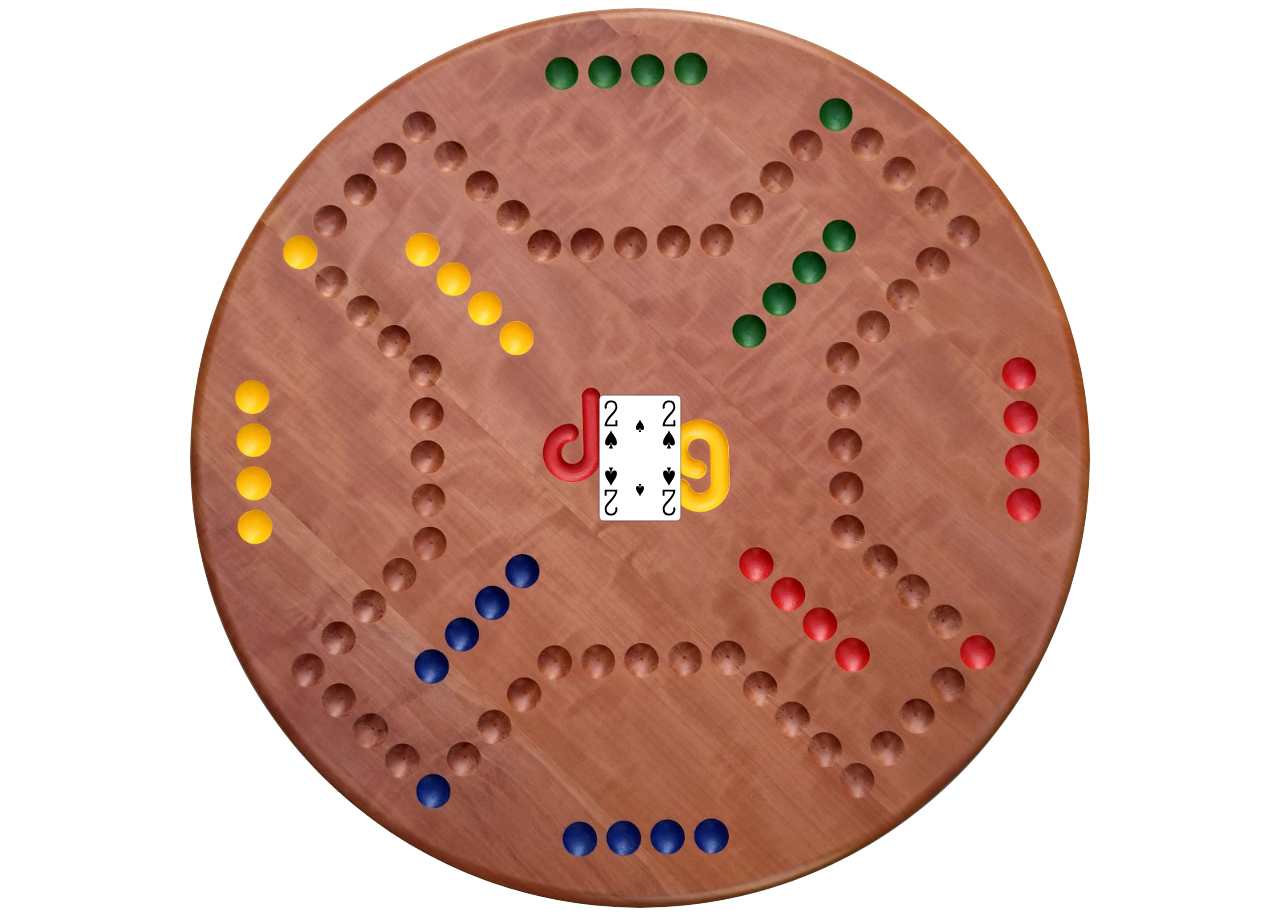
<file: image_preparation/dog_board_snap.html>
<?xml version="1.0" encoding="UTF-8" ?>
<!-- https://www.w3schools.com/graphics/svg_intro.asp -->
<html>
  <style>
    .body {
      background:lightgray;
    }
    /* .card {
      filter: drop-shadow(0px 30px 30px rgba(0, 0, 0, 1.0));
    }
    .cardMaskClass {
      filter: drop-shadow(0px 30px 30px rgba(0, 0, 0, 1.0));
    } */
  </style>
</head>
<body>
  
  <svg id="svg" width="100%" , height="100vh"></svg>

  <script src="snap.svg.js"></script>
  <script type="text/javascript">
    var snapBoard = Snap("#svg");
    snapBoard.attr({
      viewBox: "-100 -100 200 200",
      // https://wiki.selfhtml.org/wiki/SVG/Tutorials/Einstieg/SVG_in_responsiven_Webseiten#preserveAspectRatio
      preserveAspectRatio: "none"
    });

    groupBoard = snapBoard.g()

    var circleMask = groupBoard.circle(0, 0, 100).attr({ fill: 'white' });
    var board = groupBoard.image("dog_board_0.jpg", -100, -100, 200, 200);
    board.attr({
      class: "draggable",
      mask: circleMask
    })
    // groupBoard.animate({ transform: 'r90,0,0' }, 5000, mina.bounce);

    // http://svg.dabbles.info/snaptut-load
    var move = function(dx,dy) {
      this.attr({
                  transform: this.data('origTransform') + (this.data('origTransform') ? "T" : "t") + [dx, dy]
              });
      var svgNode = this.node.childNodes[1]
      // console.log('cx:' + svgNode.x.baseVal.value)
      var t = this.transform()
      // console.log('transform:' + t.local)
      var x = t.localMatrix.e
      var y = t.localMatrix.f
      console.log('x:' + x + ' y:' + y)

      if (y > 70) {
        opacity = 0.0
      } else {
        d = Math.abs(x)+Math.abs(y)
        opacity = 0.05*(d-25)
      }
      var rect = this.select('rect.cardMaskClass')
      rect.attr({ opacity: opacity })
    }
    var start = function() {
        this.data('origTransform', this.transform().local );
    }
    var stop = function() {
        console.log('finished dragging');
    }

    // http://svg.dabbles.info/snaptut-load-animate
    // var card = Snap.load("/static/cards/103.svg", function(frag) {
    var card = Snap.load("/image_preparation/003_small.svg", function(fragCard) {
      // var cardRect = fragCard.node.lastElementChild

      var cardSvg = fragCard.select('svg')
      var cardRect = fragCard.select('rect')
      cardMask = cardRect.clone()
      cardMask.attr({ class:'cardMaskClass', fill: 'lightgray', opacity: 0.0 })
      cardSvg.append(cardMask)

      // var shadow = cardSvg.filter(Snap.filter.shadow(10, 20, 0.5));
      // cardSvg.attr({ filter: shadow });

      groupCard = groupBoard.g()
      groupCard.append(fragCard)
      groupCard.drag(move, start, stop);
    });



  </script>
</body>

</html>
</file>
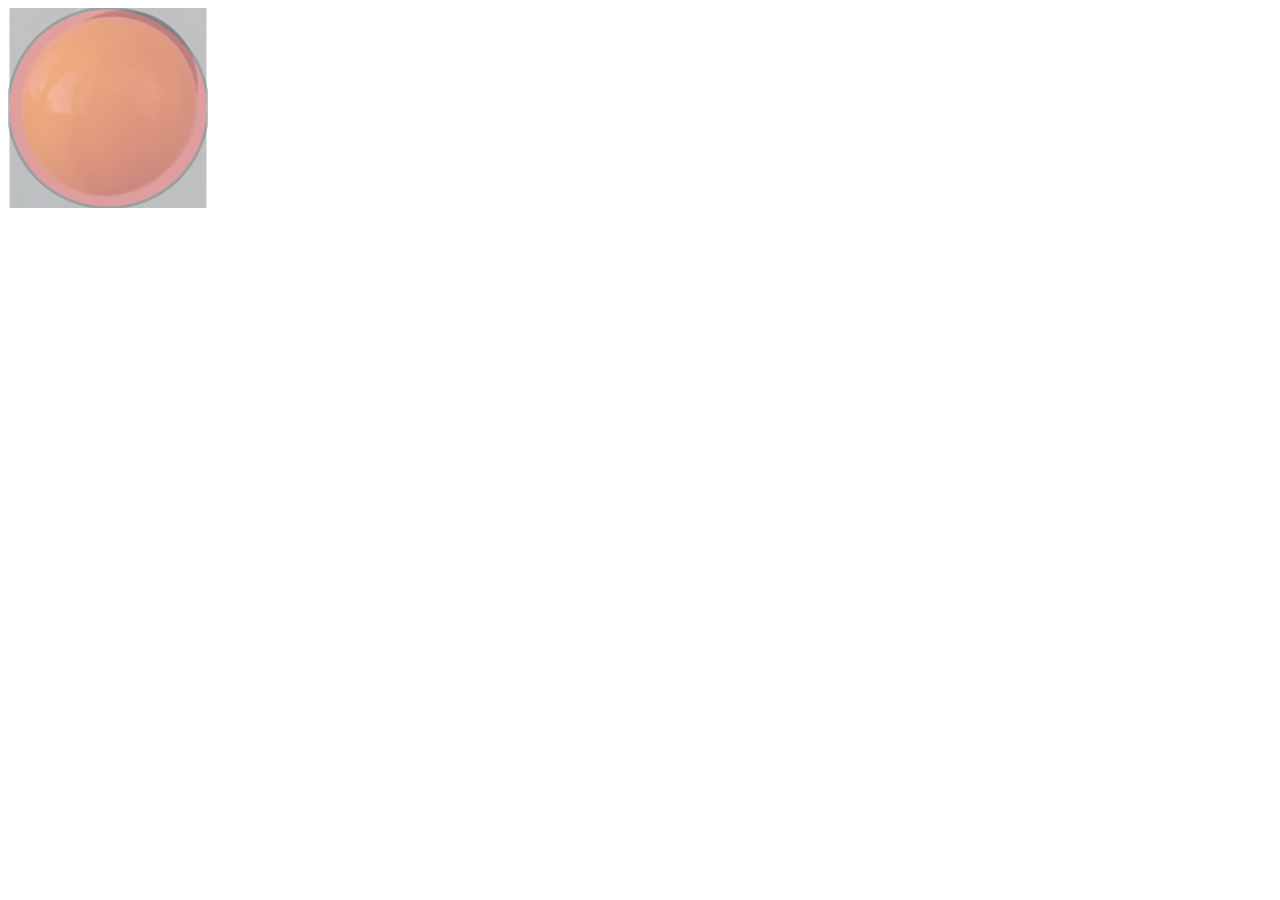
<file: image_preparation/kugel.html>
<?xml version="1.0" encoding="UTF-8" ?>
<!-- https://www.w3schools.com/graphics/svg_intro.asp -->
<html>

<body><svg width="200px" height="200px" viewBox="-100 -100 200 200">
      <defs id="defs2">
         <clipPath clipPathUnits="userSpaceOnUse" id="clipPath4532">
            <path
               style="fill:#000000;fill-opacity:1;stroke:#000000;stroke-width:0.26458332px;stroke-linecap:butt;stroke-linejoin:miter;stroke-opacity:1"
               d="M 58.742871,89.113093 C 68.427746,79.6329 79.7086,71.471126 97.517855,68.70238 c 16.584045,-0.71406 32.725865,0.451287 46.491075,11.717264 9.88434,8.78578 20.09535,16.836549 23.05654,41.199406 l -15.49702,50.6488 -51.02678,21.54465 -43.089288,-22.67857 C 48.684013,162.9533 44.362822,146.76775 42.711309,125.77678 46.320874,113.33877 49.60202,100.8597 58.742871,89.113093 Z"
               id="path4534" />
         </clipPath>
      </defs>
      <g id="layer1" style="display:inline;opacity:0.5">
         <image y="-100" x="-100" xlink:href="kugel.jpg" width="100%" height="100%" />
         <!-- clip-path="url(#clipPath4532)" -->
         <circle style="opacity:0.5" cx="0" cy="0" r="100" stroke="black" stroke-width="3" fill="red" />
      </g>
   </svg>
</body>

</html>
</file>
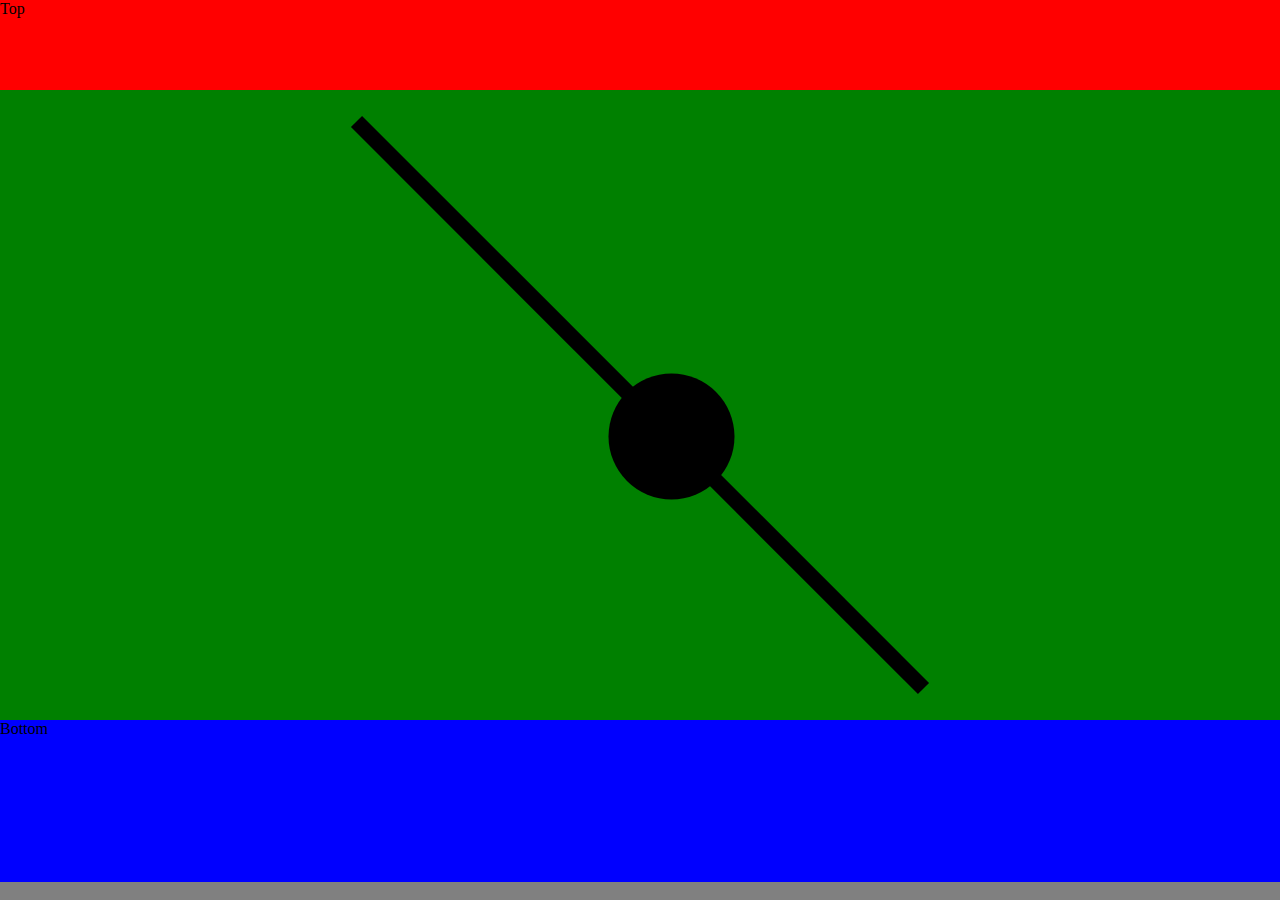
<file: templates/test_html_window_height(works with viewport).html>
<!DOCTYPE HTML>
<html lang="en">

<head>
  <title>Test SVG</title>

  <style>
    html {
      margin: 0px;
      min-height: 100%;
      width: 100%;
    }

    body {
      background-color: gray;
      margin: 0px;
      min-height: 100vh;
      width: 100%;
    }

  </style>

<body>
  <div style="height: 10vh; background-color: red;">Top</div>
  <div style="height: 70vh; background-color: green;">
    <svg id="svg" width="100%" height="70vh" onload="makeDraggable(evt)"></svg>
  </div>
  <div style="height: 18vh; background-color: blue;">Bottom</div>

  <script src="../static/js/snap.svg.js"></script>

  <script type="text/javascript">
    var snap = Snap("#svg");
    snap.attr({
      viewBox: "-100 -100 200 200",
      // https://wiki.selfhtml.org/wiki/SVG/Tutorials/Einstieg/SVG_in_responsiven_Webseiten#preserveAspectRatio
      // preserveAspectRatio: "xMidYMid meet"
    });

    var lineDiag = snap.line(-90, -90, 90, 90)
    lineDiag.attr({
      stroke: "#000",
      strokeWidth: 5,
      cursor: "move"
    })

    var circleDrag = snap.circle(10, 10, 20);
    circleDrag.attr({
      class: "draggable",
      background: "#0f0",
      cursor: "move"
    });


    // https://github.com/petercollingridge/code-for-blog/blob/master/svg-interaction/draggable/draggable_6.svg?short_path=9993f0d
    // http://www.petercollingridge.co.uk/tutorials/svg/interactive/dragging/
      function makeDraggable(evt) {
        var svg = evt.target;
        svg.addEventListener('mousedown', startDrag);
        svg.addEventListener('mousemove', drag);
        svg.addEventListener('mouseup', endDrag);
        svg.addEventListener('mouseleave', endDrag);
        svg.addEventListener('touchstart', startDrag);
        svg.addEventListener('touchmove', drag);
        svg.addEventListener('touchend', endDrag);
        svg.addEventListener('touchleave', endDrag);
        svg.addEventListener('touchcancel', endDrag);
        function getMousePosition(evt) {
          var CTM = svg.getScreenCTM();
          if (evt.touches) { evt = evt.touches[0]; }
          return {
            x: (evt.clientX - CTM.e) / CTM.a,
            y: (evt.clientY - CTM.f) / CTM.d
          };
        }
        var selectedElement, offset, transform;
        function startDrag(evt) {
          if (evt.target.classList.contains('draggable')) {
            selectedElement = evt.target;
            offset = getMousePosition(evt);
            // Make sure the first transform on the element is a translate transform
            var transforms = selectedElement.transform.baseVal;
            if (transforms.length === 0 || transforms.getItem(0).type !== SVGTransform.SVG_TRANSFORM_TRANSLATE) {
              // Create an transform that translates by (0, 0)
              var translate = svg.createSVGTransform();
              translate.setTranslate(0, 0);
              selectedElement.transform.baseVal.insertItemBefore(translate, 0);
            }
            // Get initial translation
            transform = transforms.getItem(0);
            offset.x -= transform.matrix.e;
            offset.y -= transform.matrix.f;
          }
        }
        function drag(evt) {
          if (selectedElement) {
            evt.preventDefault();
            var coord = getMousePosition(evt);
            transform.setTranslate(coord.x - offset.x, coord.y - offset.y);
          }
        }
        function endDrag(evt) {
          selectedElement = false;
        }
      }

    /*
    var move = function(dx,dy,mousex,mousey) {
        this.attr({
                    transform: origTransform + (origTransform ? "T" : "t") + [dx, dy]
                });
    }


    var start = function(mouseX, mouseY) {
      origTransform = this.transform().local;
    }
    var stop = function() {
      console.log('finished dragging');
    }


    circleDrag.drag(move, start, stop)
    */
  </script>

</body>

</html>
</file>
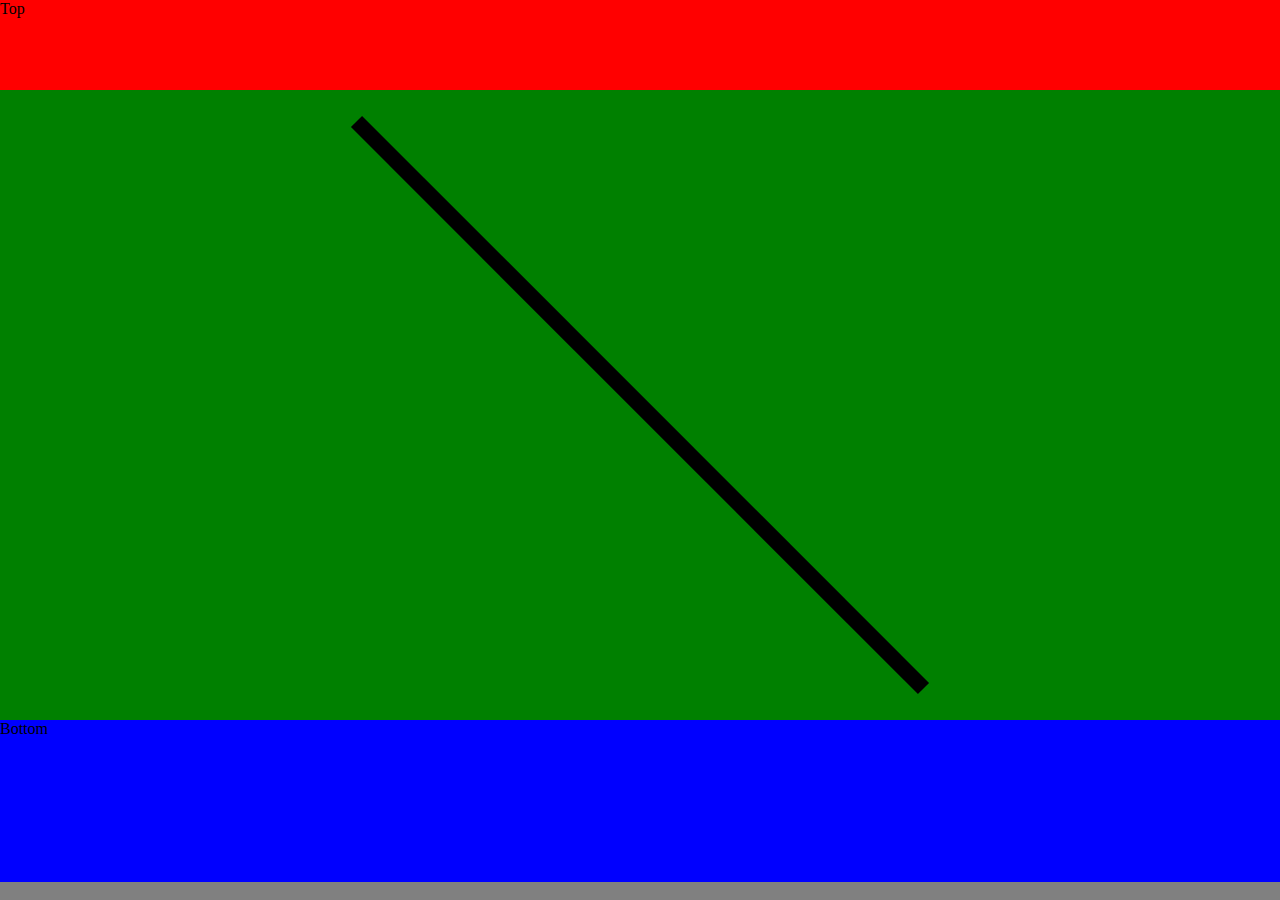
<file: templates/test_html_window_height.html>
<!DOCTYPE HTML>
<html lang="en">

<head>
  <title>Test SVG</title>

  <style>
    html {
      margin: 0px;
      min-height: 100%;
      width: 100%;
    }

    body {
      background-color: gray;
      margin: 0px;
      min-height: 100vh;
      width: 100%;
    }

  </style>

<body>
  <div style="height: 10vh; background-color: red;">Top</div>
  <div style="height: 70vh; background-color: green;">
    <svg id="svg" width="100%" height="70vh"></svg>
  </div>
  <div style="height: 18vh; background-color: blue;">Bottom</div>

  <script src="../static/js/snap.svg.js"></script>

  <script type="text/javascript">
    var snap = Snap("#svg");
    snap.attr({
      viewBox: "-100 -100 200 200",
      // https://wiki.selfhtml.org/wiki/SVG/Tutorials/Einstieg/SVG_in_responsiven_Webseiten#preserveAspectRatio
      // preserveAspectRatio: "xMidYMid meet"
    });

    var lineDiag = snap.line(-90, -90, 90, 90)
    lineDiag.attr({
      stroke: "#000",
      strokeWidth: 5
    })
  </script>

</body>

</html>
</file>
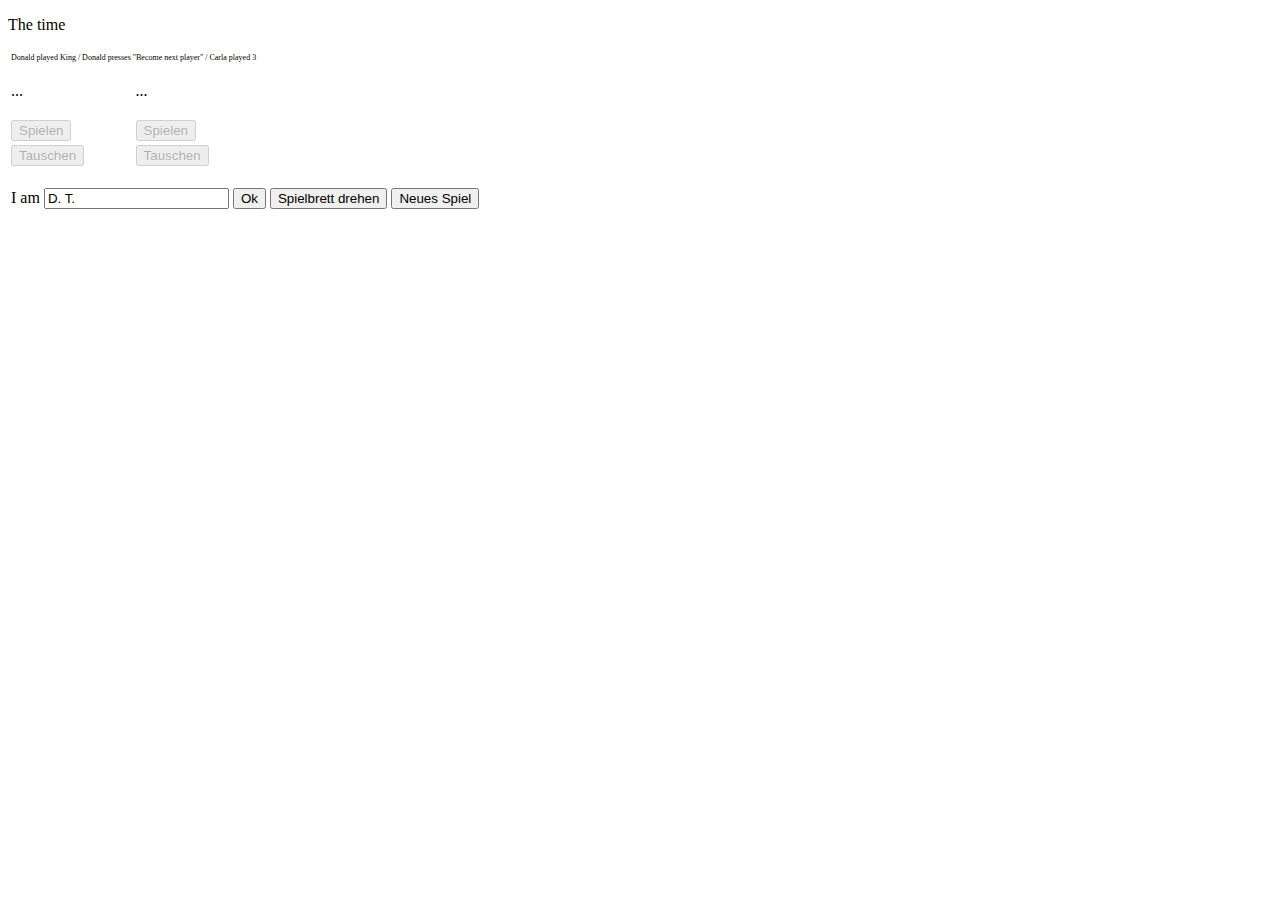
<file: templates/test_jquery.html>
<!DOCTYPE HTML>
<html lang="en">

<head>
  <title>Test jQuery</title>

  <!-- http://code.jquery.com/jquery/ -->
  <script
    src="http://code.jquery.com/jquery-3.5.1.js"
    integrity="sha256-QWo7LDvxbWT2tbbQ97B53yJnYU3WhH/C8ycbRAkjPDc="
    crossorigin="anonymous"></script>
</head>

<body>
      <ul id="messages"></ul>
      <p id="time">The time</p>
      <table>
        <tr>
          <td colspan="6" style="font-size: 0.5em; text-align: left;">Donald played King /
            Donald presses "Become next player" / Carla played 3</td>
        </tr>
        <tr>
          <td><p id="player0_card" name="0">...</p></td>
          <td><p id="player0_card" name="1">...</p></td>
        </tr>
        <tr>
          <td><button id="player0_playCard" name="0" disabled>Spielen</button></td>
          <td><button id="player0_playCard" name="1" disabled>Spielen</button></td>
        </tr>

        <tr>
          <td><button id="player0_changeCard" name="0" disabled>Tauschen</button></td>
          <td><button id="player0_changeCard" name="1" disabled>Tauschen</button></td>
      </tr>
    </table>
    <table>
      <tr>
        <td>
          <form>
            <p> I am
              <input type="text" id="player0_textfield_name" value="D. T." />
              <button id="setName">Ok</button>
            </p>
          </form>
        </td>
        <td><button id="rotateBoard">Spielbrett drehen</button></td>
        <td><button id="newGame">Neues Spiel</button></td>
      </tr>
    </table>

  <script type="text/javascript">

        var html_element = $('button#player0_playCard[name="1"]');
        var elements = html_element.each(function () {
          $(this).attr('disabled', false);
          $(this).attr('style', 'background-color: #0ff');
        });

        var html_element = $('p#player0_card[name="1"]');
        var elements = html_element.each(function () {
          $(this).attr('style', 'background-color: #0ff');
          // $(this).html('Hallo <i>Velo</i>');
          $(this).attr('innerText', 'Muh');
        });
  </script>


</body>

</html>
</file>
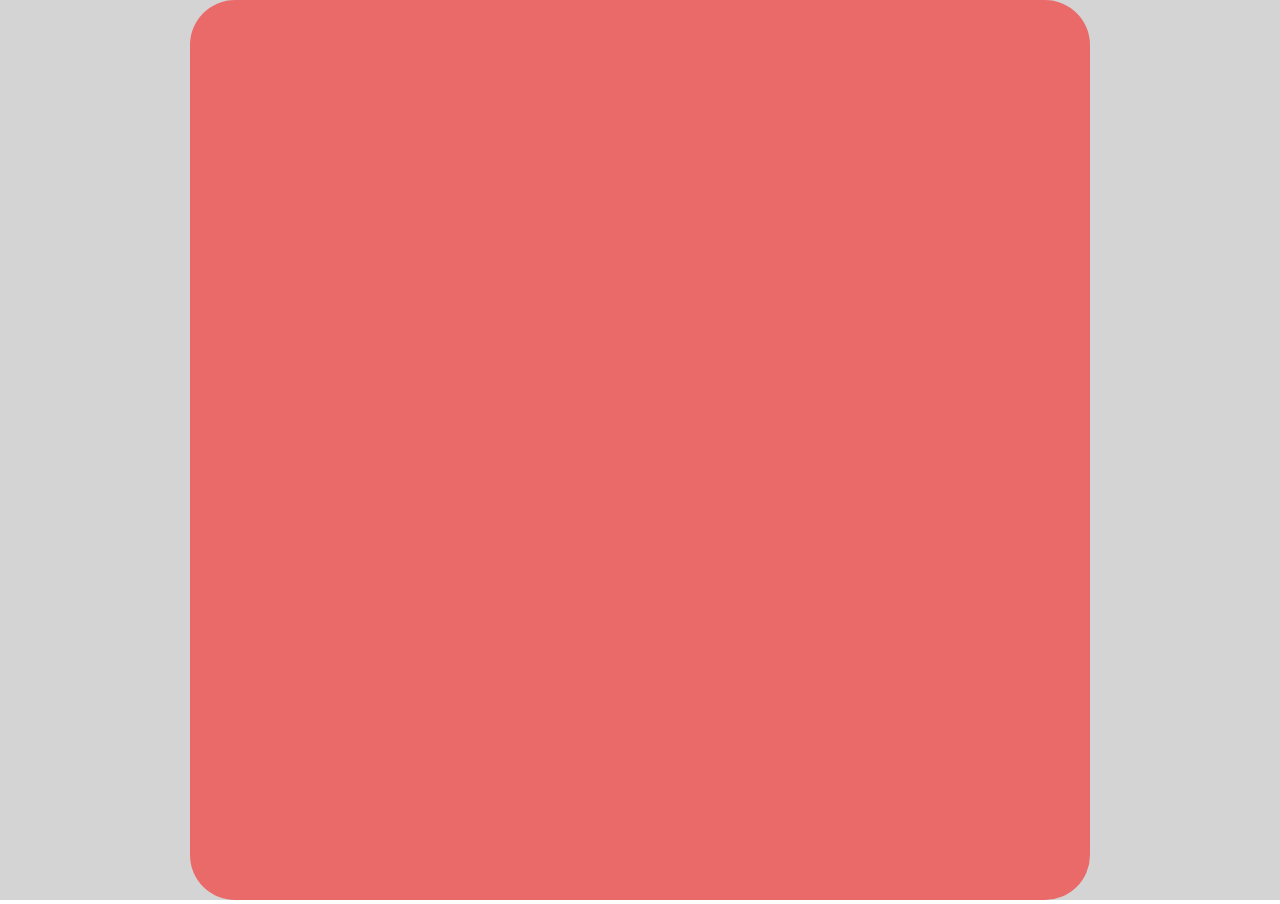
<file: templates/test_svg.html>
<!DOCTYPE HTML>
<html lang="en">

<head>
  <title>Test SVG</title>

  <style>
    html {
      margin: 0px;
      min-height: 100%;
      width: 100%;
    }

    body {
      margin: 0px;
      min-height: 100vh;
      width: 100%;
    }

  </style>

<body>
  <svg id="svg" width="100%", height="100vh"></svg>

  <script src="../static/js/snap.svg.js"></script>

  <script type="text/javascript">
    var snap = Snap("#svg");
  snap.attr({
    viewBox: "-100 -100 200 200",
    // https://wiki.selfhtml.org/wiki/SVG/Tutorials/Einstieg/SVG_in_responsiven_Webseiten#preserveAspectRatio
    preserveAspectRatio: "none"
  });

  // groupTop = snap.g()
  // var rectTop = groupTop.rect(-100, -100, 200, 50)
  // rectTop.attr({
  //   // fill: "#888",
  //   fill: "#00F",
  //   opacity: 0.5,
  // })

  // groupBottom = snap.g()
  // groupBottom.attr({
  //   viewBox: "-100 -100 200 200",
  //   // https://wiki.selfhtml.org/wiki/SVG/Tutorials/Einstieg/SVG_in_responsiven_Webseiten#preserveAspectRatio
  //   preserveAspectRatio: "none"
  // });
  // var rectBottom = snap.rect(-95, -45, 190, 140)
  // rectBottom.attr({
  //   // fill: "#888",
  //   fill: "#0F0",
  //   opacity: 0.5,
  //   viewBox: "-100 -100 200 200",
  //   // https://wiki.selfhtml.org/wiki/SVG/Tutorials/Einstieg/SVG_in_responsiven_Webseiten#preserveAspectRatio
  //   preserveAspectRatio: "none"
  // })


  var rectBackground = snap.rect(-1000, -1000, 2000, 2000)
  rectBackground.attr({
    fill: "#AAA",
    opacity: 0.5,
  })

  var rectBorder = snap.rect(-100, -100, 200, 200, 10, 10)
  rectBorder.attr({
    // fill: "#888",
    fill: "#f00",
    opacity: 0.5,
  })

  // var rectBottom = snap.rect(-100, 0, 200, 100, 10, 10)
  // rectBottom.attr({
  //   // fill: "#888",
  //   fill: "#00f",
  //   opacity: 0.5,
  // })

  var goupBoard = snap.svg()
  goupBoard.attr({
    width: 100,
    height: 100,
    viewBox: "-100 -100 200 200",
    // https://wiki.selfhtml.org/wiki/SVG/Tutorials/Einstieg/SVG_in_responsiven_Webseiten#preserveAspectRatio
    preserveAspectRatio: "none"
  });

  var board = goupBoard.image("../static/img/20030731_181107_dog_4.jpg", -90, -90, 180, 180);
board.attr({
  // x: 10,
  // y: 10,
  // width: 200,
  // height: 200,
  opacity: 0.5,
  class: "draggable"
})
</script>

</body>

</html>
</file>
